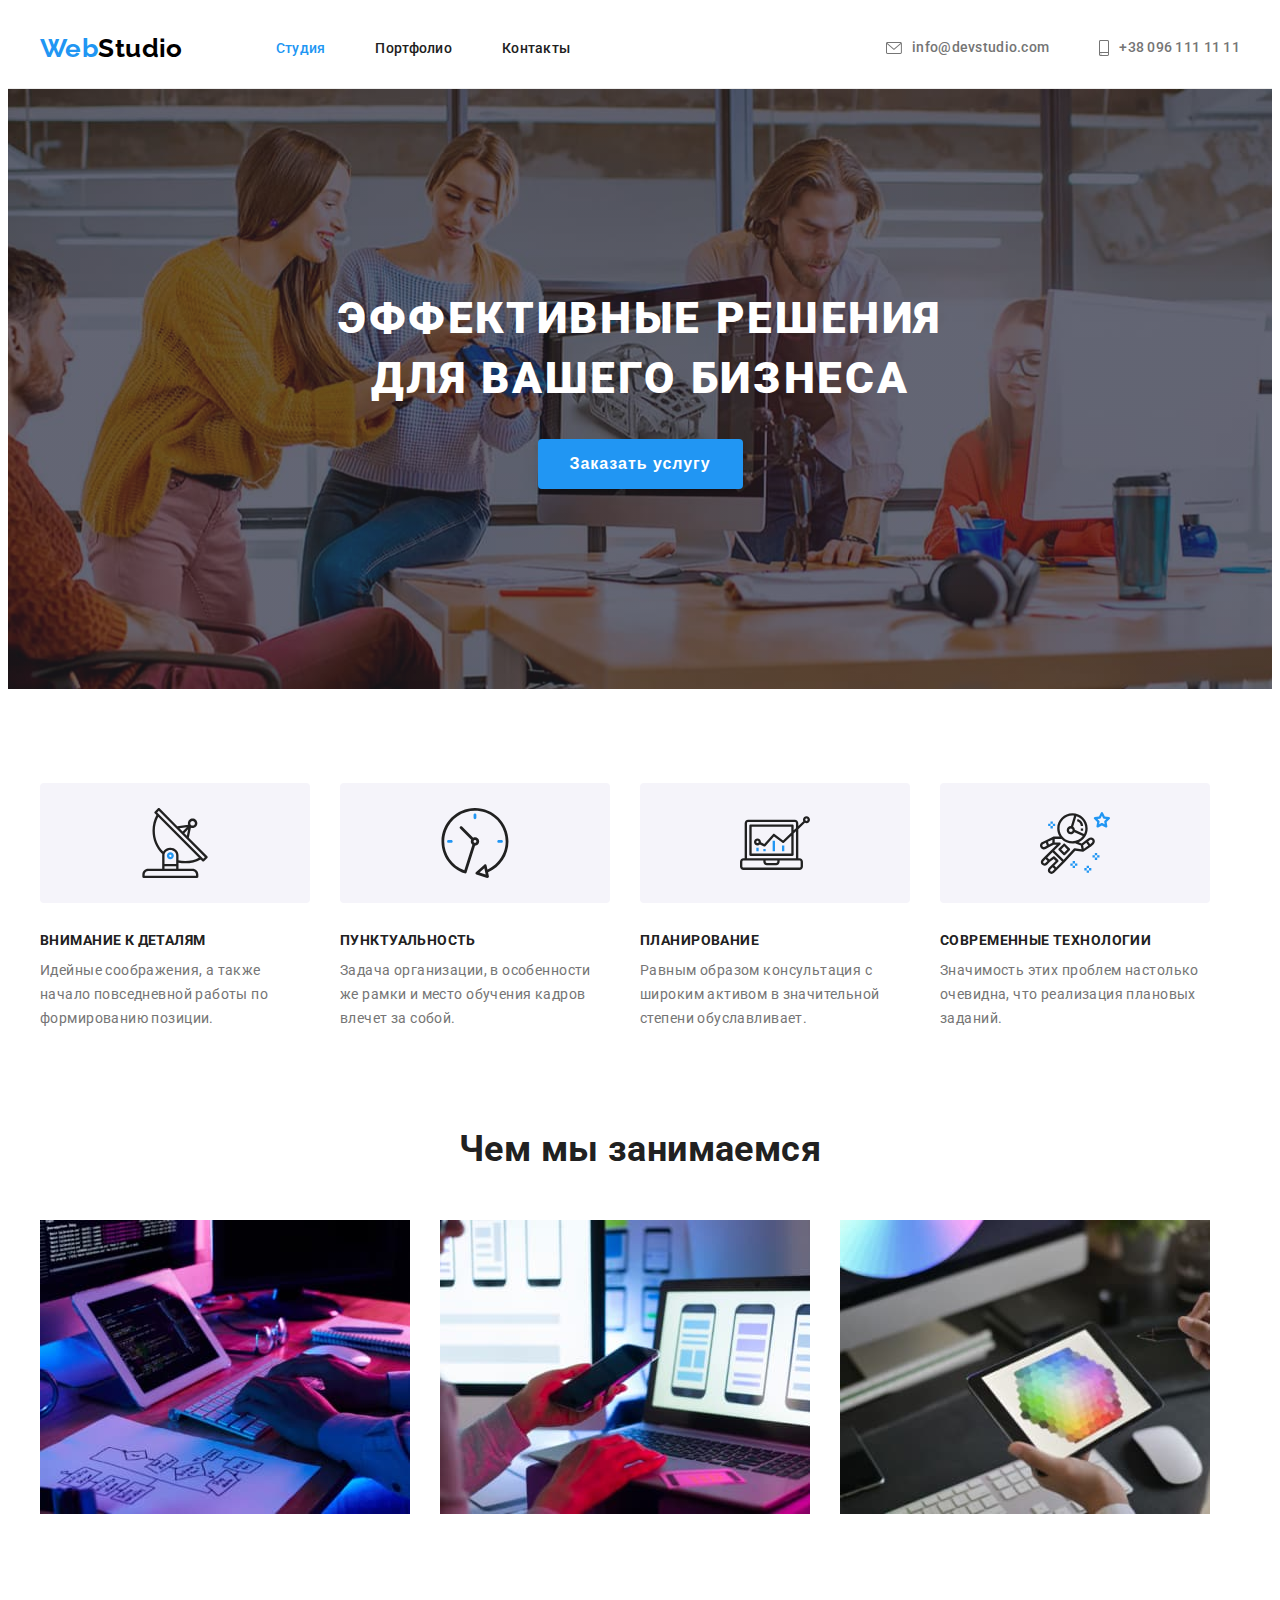
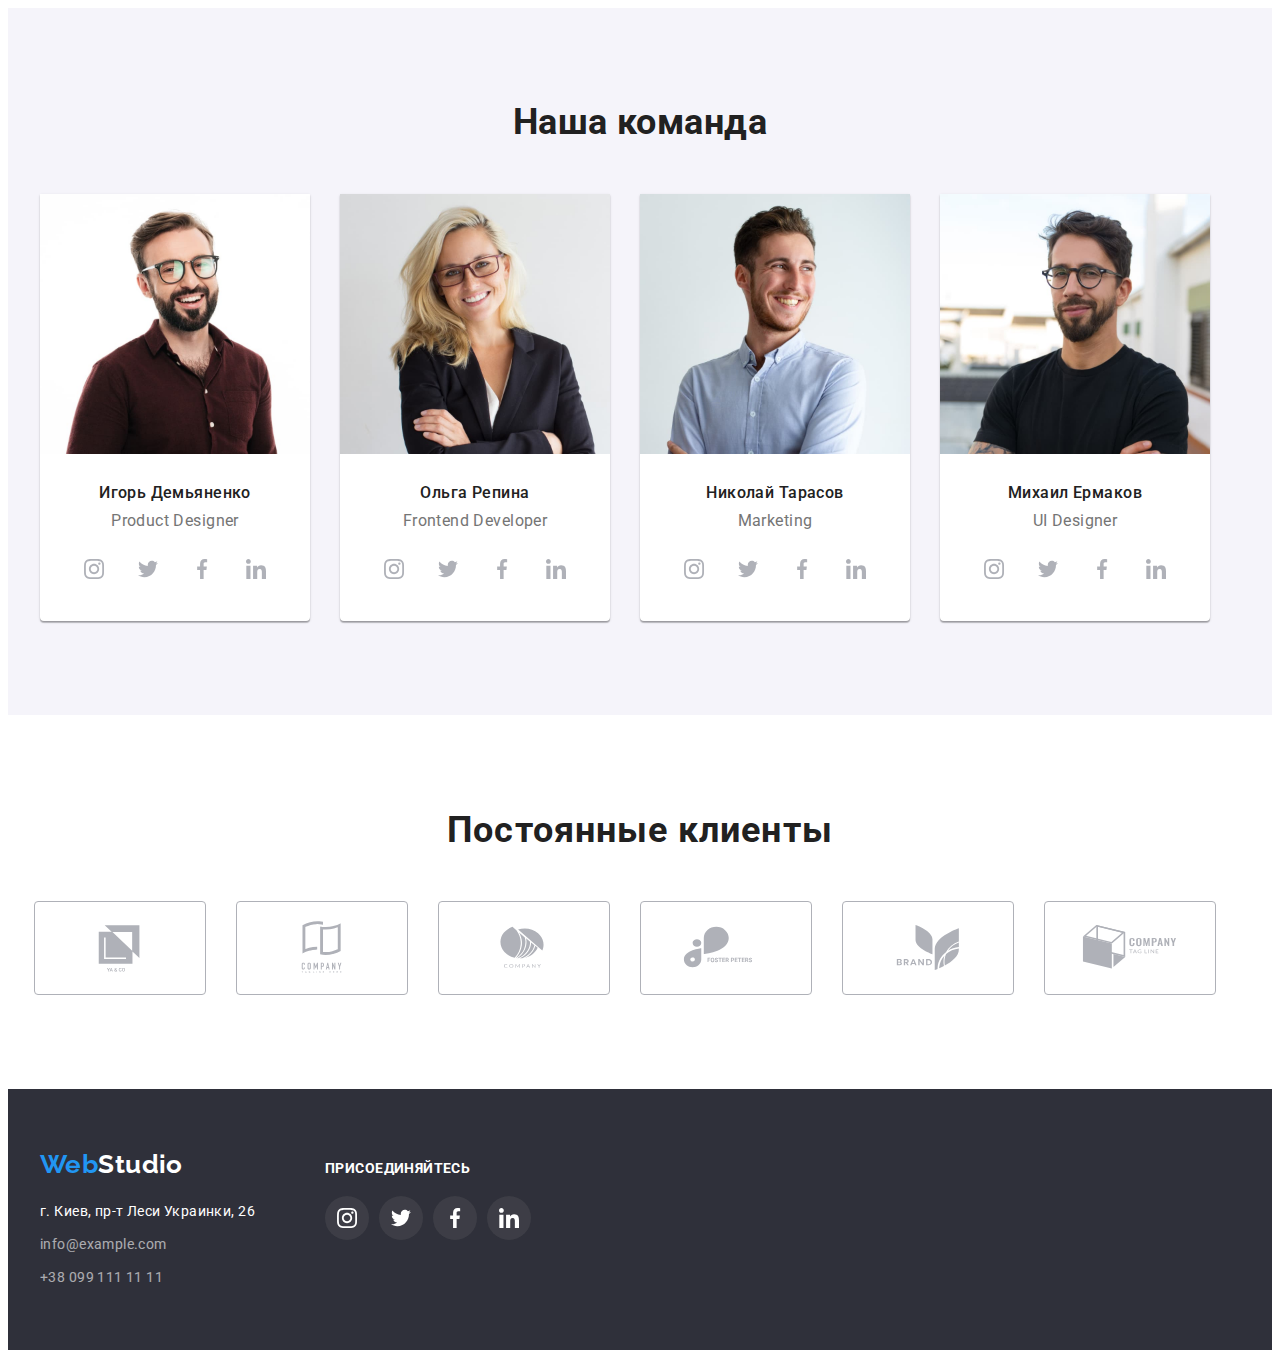
<file: index.html>
<!DOCTYPE html>
<html lang="ru">
    <head>
        <meta charset="UTF-8">
        <meta http-equiv="X-UA-Compatible" content="IE=edge">
        <meta name="viewport" content="width=<device-width>, initial-scale=1.0">
        
        <link rel="preconnect" href="https://fonts.googleapis.com">
        <link rel="preconnect" href="https://fonts.gstatic.com" crossorigin>
        <link href="https://fonts.googleapis.com/css2?family=Raleway:wght@700&family=Roboto:wght@400;500;700;900&display=swap" rel="stylesheet">
        <link 
            rel="stylesheet" 
            href="https://cdnjs.cloudflare.com/ajax/libs/modern-normalize/1.1.0/modern-normalize.min.css" 
            integrity="sha512-wpPYUAdjBVSE4KJnH1VR1HeZfpl1ub8YT/NKx4PuQ5NmX2tKuGu6U/JRp5y+Y8XG2tV+wKQpNHVUX03MfMFn9Q==" 
            crossorigin="anonymous" 
            referrerpolicy="no-referrer"
        />
        <link rel="stylesheet" href="css/styles.css">
        <title>Web Studio</title>
    </head>
    <body>
        <header class="header">
            <div class="container">
                <div class="h-nav">
                    <nav class="header-navigation">
                        <a href="#" class="logo link"><span class="logo-fp">Web</span>Studio</a>
                        <ul class="header-list">
                            <li class="header-item"><a href="./index.html" class="studio-link link">Студия</a></li>
                            <li class="header-item"><a href="./portfolio.html" class="header-link link">Портфолио</a></li>
                            <li class="header-item"><a href="" class="header-link link">Контакты</a></li>
                        </ul>
                    </nav>
                    <ul class="header-info">
                        <li class="item">
                            <a href="mailto:info@devstudio.com" class="header-contact link">
                                <svg class="contact-icon-mail">
                                    <use href="./images/symbol-defs.svg#mail"></use>
                                </svg>
                                info@devstudio.com
                            </a>
                        </li>
                        <li class="item">
                            <a href="tel:+380961111111" class="header-contact link">
                                <svg class="contact-icon-phone">
                                    <use href="./images/symbol-defs.svg#smartphone"></use>
                                </svg>
                                +38 096 111 11 11
                            </a>
                        </li>
                    </ul>
                </div>
            </div>
        </header>
        <main>
            <section class="hero">
                <div class="container">
                    <h1 class="hero-title">
                        Эффективные решения для вашего бизнеса
                    </h1>
                    <button type="button" class="hero-button">
                        Заказать услугу
                    </button>
                </div>  
            </section>
            <section class="section peculiarities">
                <div class="container">
                    <h2 class="visually-hidden">
                        Особенности
                    </h2>
                    <ul class="peculiarities-icon-list">
                        <li class="peculiarities-icon">
                            <div class="peculiarities-icon-container">
                                <svg  class="antenna">
                                    <use href="./images/symbol-defs.svg#antenna"></use>
                                </svg>
                            </div>
                        </li>
                        <li class="peculiarities-icon">
                            <div class="peculiarities-icon-container">
                                <svg  class="clock">
                                    <use href="./images/symbol-defs.svg#clock"></use>
                                </svg>
                            </div>
                        </li>
                        <li class="peculiarities-icon">
                            <div class="peculiarities-icon-container">
                                <svg  class="diagram">
                                    <use href="./images/symbol-defs.svg#diagram"></use>
                                </svg>
                            </div>
                        </li>
                        <li class="peculiarities-icon">
                            <div class="peculiarities-icon-container">
                                <svg  class="astronaut">
                                    <use href="./images/symbol-defs.svg#astronaut"></use>
                                </svg>
                            </div>
                        </li>
                    </ul>                    
                    <ul class="peculiarities-list">
                        <li class="peculiarities-item">
                            <h3 class="peculiarities-title">Внимание к деталям</h3>
                            <p class="peculiarities-info">Идейные соображения, а также начало повседневной работы по формированию позиции.</p>
                        </li>
                        <li class="peculiarities-item">
                            <h3 class="peculiarities-title">Пунктуальность</h3>
                            <p class="peculiarities-info">Задача организации, в особенности же рамки и место обучения кадров влечет за собой.</p>
                        </li>
                        <li class="peculiarities-item">
                            <h3 class="peculiarities-title">Планирование</h3>
                            <p class="peculiarities-info">Равным образом консультация с широким активом в значительной степени обуславливает.</p>
                        </li>
                        <li class="peculiarities-item">
                            <h3 class="peculiarities-title">Современные технологии</h3>
                            <p class="peculiarities-info">Значимость этих проблем настолько очевидна, что реализация плановых заданий.</p>
                        </li>
                    </ul>
                </div>
            </section>
            <section class="section skills">
                <div class="container">
                    <h3 class="skills-title">
                        Чем мы занимаемся
                    </h3>
                    <ul class="skills-list">
                        <li class="img">
                            <img src="./images/box1.jpg" alt="box1" width="370" height="294">
                        </li>
                        <li class="img">
                            <img src="./images/box2.jpg" alt="box2" width="370" height="294">
                        </li>
                        <li class="img">
                            <img src="./images/box3.jpg" alt="box3" width="370" height="294">
                        </li>
                    </ul>
                </div>
            </section>
            <section class="section team">
                <div class="container">
                    <h2 class="team-title">Наша команда</h2>
                        <ul class="team-list">
                            <li class="team-item">
                                <img src="./images/igor.jpg" alt="igor" width="270" height="260">
                                <h3 class="master">
                                    Игорь Демьяненко
                                </h3>
                                <p lang="en" class="job">Product Designer</p>
                                <ul class="social-list">
                                    <li class="team-social-item">
                                        <a href="" class="team-social-link">
                                            <svg class="team-social-icon">
                                                <use href="./images/symbol-defs.svg#team-inst"></use>
                                            </svg>
                                        </a>
                                    </li>
                                    <li class="team-social-item">
                                        <a href="" class="team-social-link">
                                            <svg class="team-social-icon">
                                                <use href="./images/symbol-defs.svg#team-twitter"></use>
                                            </svg>
                                        </a>
                                    </li>
                                    <li class="team-social-item">
                                        <a href="" class="team-social-link">
                                            <svg class="team-social-icon">
                                                <use href="./images/symbol-defs.svg#team-facebook"></use>
                                            </svg>
                                        </a>
                                    </li>
                                    <li class="team-social-item">
                                        <a href="" class="team-social-link">
                                            <svg class="team-social-icon">
                                                <use href="./images/symbol-defs.svg#team-linked"></use>
                                            </svg>
                                        </a>
                                    </li>
                                </ul>
                            </li>
                            <li class="team-item">
                                <img src="./images/olga.jpg" alt="olga" width="270" height="260">
                                <h3 class="master">
                                    Ольга Репина
                                </h3>
                                <p lang="en" class="job">Frontend Developer</p>
                                <ul class="social-list">
                                    <li class="team-social-item">
                                        <a href="" class="team-social-link">
                                            <svg class="team-social-icon">
                                                <use href="./images/symbol-defs.svg#team-inst"></use>
                                            </svg>
                                        </a>
                                    </li>
                                    <li class="team-social-item">
                                        <a href="" class="team-social-link">
                                            <svg class="team-social-icon">
                                                <use href="./images/symbol-defs.svg#team-twitter"></use>
                                            </svg>
                                        </a>
                                    </li>
                                    <li class="team-social-item">
                                        <a href="" class="team-social-link">
                                            <svg class="team-social-icon">
                                                <use href="./images/symbol-defs.svg#team-facebook"></use>
                                            </svg>
                                        </a>
                                    </li>
                                    <li class="team-social-item">
                                        <a href="" class="team-social-link">
                                            <svg class="team-social-icon">
                                                <use href="./images/symbol-defs.svg#team-linked"></use>
                                            </svg>
                                        </a>
                                    </li>
                                </ul>
                            </li>
                            <li class="team-item">
                                <img src="./images/kolya.jpg" alt="kolya" width="270" height="260">
                                <h3 class="master">
                                    Николай Тарасов
                                </h3>
                                <p lang="en" class="job">Marketing</p>
                                <ul class="social-list">
                                    <li class="team-social-item">
                                        <a href="" class="team-social-link">
                                            <svg class="team-social-icon">
                                                <use href="./images/symbol-defs.svg#team-inst"></use>
                                            </svg>
                                        </a>
                                    </li>
                                    <li class="team-social-item">
                                        <a href="" class="team-social-link">
                                            <svg class="team-social-icon">
                                                <use href="./images/symbol-defs.svg#team-twitter"></use>
                                            </svg>
                                        </a>
                                    </li>
                                    <li class="team-social-item">
                                        <a href="" class="team-social-link">
                                            <svg class="team-social-icon">
                                                <use href="./images/symbol-defs.svg#team-facebook"></use>
                                            </svg>
                                        </a>
                                    </li>
                                    <li class="team-social-item">
                                        <a href="" class="team-social-link">
                                            <svg class="team-social-icon">
                                                <use href="./images/symbol-defs.svg#team-linked"></use>
                                            </svg>
                                        </a>
                                    </li>
                                </ul>
                            </li>
                            <li class="team-item">
                                <img src="./images/misha.jpg" alt="misha" width="270" height="260">
                                <h3 class="master">
                                    Михаил Ермаков
                                </h3>
                                <p lang="en" class="job">UI Designer</p>
                                <ul class="social-list">
                                    <li class="team-social-item">
                                        <a href="" class="team-social-link">
                                            <svg class="team-social-icon">
                                                <use href="./images/symbol-defs.svg#team-inst"></use>
                                            </svg>
                                        </a>
                                    </li>
                                    <li class="team-social-item">
                                        <a href="" class="team-social-link">
                                            <svg class="team-social-icon">
                                                <use href="./images/symbol-defs.svg#team-twitter"></use>
                                            </svg>
                                        </a>
                                    </li>
                                    <li class="team-social-item">
                                        <a href="" class="team-social-link">
                                            <svg class="team-social-icon">
                                                <use href="./images/symbol-defs.svg#team-facebook"></use>
                                            </svg>
                                        </a>
                                    </li>
                                    <li class="team-social-item">
                                        <a href="" class="team-social-link">
                                            <svg class="team-social-icon">
                                                <use href="./images/symbol-defs.svg#team-linked"></use>
                                            </svg>
                                        </a>
                                    </li>
                                </ul>
                            </li>
                        </ul>
                </div>
            </section>
            <section class="section">
                <div class="container">
                    <h2 class="client-title">Постоянные клиенты</h2>
                    <ul class="client-list">
                        <li class="client-item">
                            <a href="" class="client-link">
                                <svg class="client">
                                    <use href="./images/symbol-defs.svg#client1"></use>
                                </svg>
                            </a>
                        </li>
                        <li class="client-item">
                            <a href="" class="client-link">
                                <svg class="client">
                                    <use href="./images/symbol-defs.svg#client2"></use>
                                </svg>
                            </a>
                        </li>
                        <li class="client-item">
                            <a href="" class="client-link">
                                <svg class="client">
                                    <use href="./images/symbol-defs.svg#client3"></use>
                                </svg>
                            </a>
                        </li>
                        <li class="client-item">
                            <a href="" class="client-link">
                                <svg class="client">
                                    <use href="./images/symbol-defs.svg#client4"></use>
                                </svg>
                            </a>
                        </li>
                        <li class="client-item">
                            <a href="" class="client-link">
                                <svg class="client">
                                    <use href="./images/symbol-defs.svg#client5"></use>
                                </svg>
                            </a>
                        </li>
                        <li class="client-item">
                            <a href="" class="client-link">
                                <svg class="client">
                                    <use href="./images/symbol-defs.svg#client6"></use>
                                </svg>
                            </a>
                        </li>
                    </ul>
                </div>
            </section>
        </main>
        <footer class="footer">
            <div class="container footer-info">
                <div class="footer-adress">
                    <a href="" class="f-logo link"><span class="logo-fp">Web</span>Studio</a>
                    <adress class="adress">
                        <ul class="footer-list">
                            <li class="footer-item"><a href="https://goo.gl/maps/dwcq7uRPDEBR1ieU6" target="_blank" rel="noopener noreferrer nofollow" class="footer-map link">г. Киев, пр-т Леси Украинки, 26</a></li>
                            <li class="footer-item"><a href="mailto:info@example.com" class="footer-link link">info@example.com</a></li>
                            <li class="footer-item"><a href="tel:+380991111111" class="footer-link link">+38 099 111 11 11</a></li>
                        </ul>
                    </adress>
                </div>
                <div class="footer-social">
                    <p class="join">Присоединяйтесь</p>
                    <ul class="f-social-list">
                        <li class="f-social-item">
                            <a href="" class="f-social-link">
                                <svg class="f-social-icon">
                                    <use href="./images/symbol-defs.svg#f-inst"></use>
                                </svg>
                            </a>
                        </li>
                        <li class="f-social-item">
                            <a href="" class="f-social-link">
                                <svg class="f-social-icon">
                                    <use href="./images/symbol-defs.svg#f-twitter"></use>
                                </svg>
                            </a>
                        </li>
                        <li class="f-social-item">
                            <a href="" class="f-social-link">
                                <svg class="f-social-icon">
                                    <use href="./images/symbol-defs.svg#f-facebook"></use>
                                </svg>
                            </a>
                        </li>
                        <li class="f-social-item">
                            <a href="" class="f-social-link">
                                <svg class="f-social-icon">
                                    <use href="./images/symbol-defs.svg#f-linked"></use>
                                </svg>
                            </a>
                        </li>
                    </ul>
                </div>
            </div>
        </footer>
    </body>
</html>
</file>
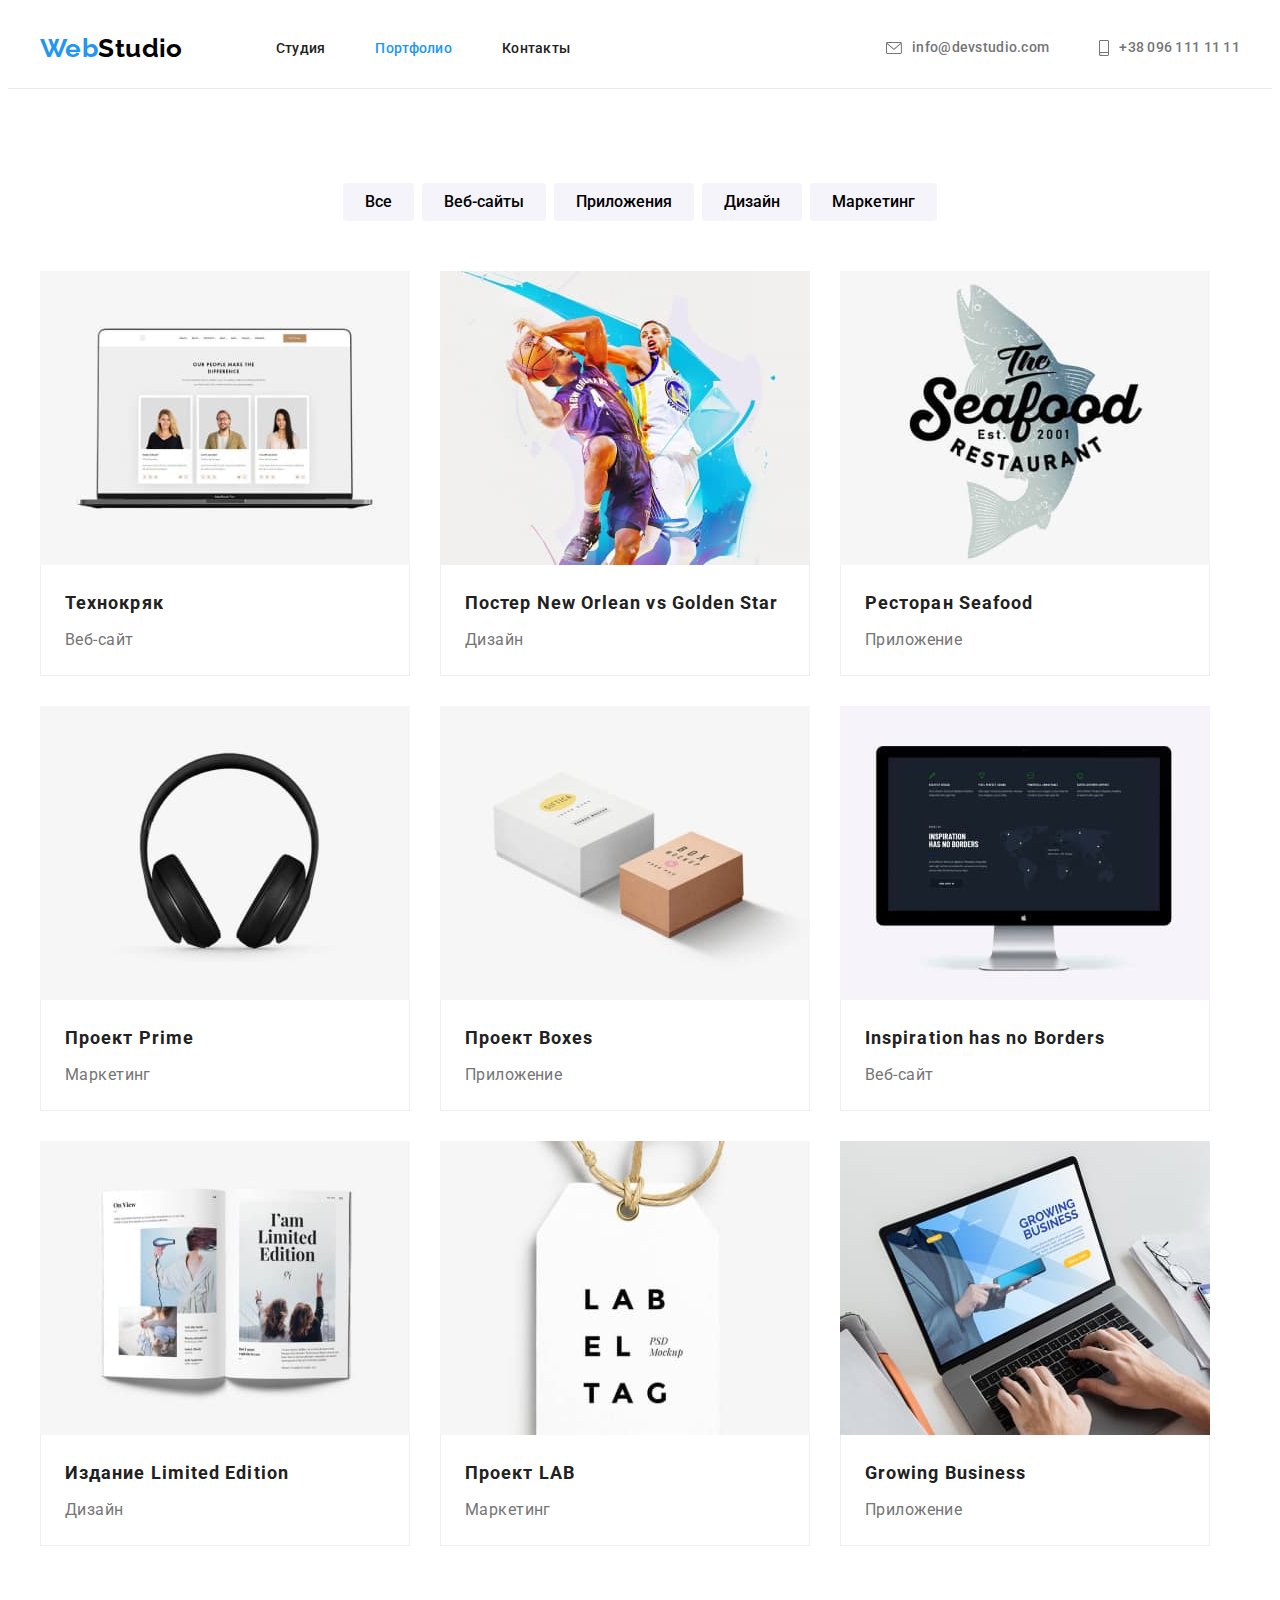
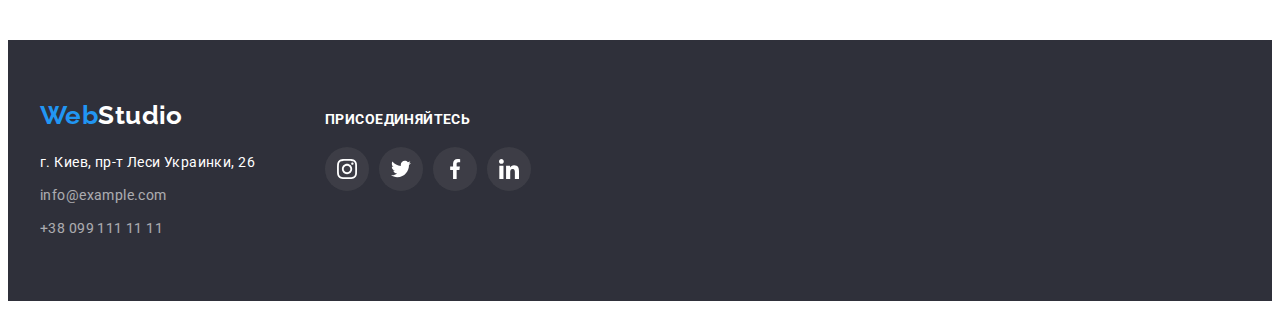
<file: portfolio.html>
<!DOCTYPE html>
<html lang="ru">
<head>
    <meta charset="UTF-8">
    <meta http-equiv="X-UA-Compatible" content="IE=edge">
    <meta name="viewport" content="width=device-width, initial-scale=1.0">
    
    <link rel="preconnect" href="https://fonts.googleapis.com">
    <link rel="preconnect" href="https://fonts.gstatic.com" crossorigin>
    <link href="https://fonts.googleapis.com/css2?family=Raleway:wght@700&family=Roboto:wght@400;500;700;900&display=swap" rel="stylesheet">
    <link 
        rel="stylesheet" 
        href="https://cdnjs.cloudflare.com/ajax/libs/modern-normalize/1.1.0/modern-normalize.min.css" 
        integrity="sha512-wpPYUAdjBVSE4KJnH1VR1HeZfpl1ub8YT/NKx4PuQ5NmX2tKuGu6U/JRp5y+Y8XG2tV+wKQpNHVUX03MfMFn9Q==" 
        crossorigin="anonymous" 
        referrerpolicy="no-referrer"
    />
    <link rel="stylesheet" href="css/styles.css">
    <title>Portfolio</title>
</head>
    <body>
        <header class="header">
            <div class="container">
                <div class="h-nav">
                    <nav class="header-navigation">
                        <a href="#" class="logo link"><span class="logo-fp">Web</span>Studio</a>
                        <ul class="header-list">
                            <li class="header-item"><a href="./index.html" class="header-link link">Студия</a></li>
                            <li class="header-item"><a href="./portfolio.html" class="portfolio-link link">Портфолио</a></li>
                            <li class="header-item"><a href="" class="header-link link">Контакты</a></li>
                        </ul>
                    </nav>
                    <ul class="header-info">
                        <li class="item">
                            <a href="mailto:info@devstudio.com" class="header-contact link">
                                <svg class="contact-icon-mail">
                                    <use href="./images/symbol-defs.svg#mail"></use>
                                </svg>
                                info@devstudio.com
                            </a>
                        </li>
                        <li class="item">
                            <a href="tel:+380961111111" class="header-contact link">
                                <svg class="contact-icon-phone">
                                    <use href="./images/symbol-defs.svg#smartphone"></use>
                                </svg>
                                +38 096 111 11 11
                            </a>
                        </li>
                    </ul>
                </div>
            </div>
        </header>
        <main>            
            <section class="section projects">
                <div class="container">
                    <h1 class="visually-hidden">Портфолио</h1>
                    <ul class="projects-buttons-list">
                        <li class="projects-button-item"><button type="button" class="projects-button">Все</button></li>
                        <li class="projects-button-item"><button type="button" class="projects-button">Веб-сайты</button></li>
                        <li class="projects-button-item"><button type="button" class="projects-button">Приложения</button></li>
                        <li class="projects-button-item"><button type="button" class="projects-button">Дизайн</button></li>
                        <li class="projects-button-item"><button type="button" class="projects-button">Маркетинг</button></li>
                    </ul>
                    <ul class="projects-list">
                        <li class="project">
                            <a href="" class="project-link">
                                <img src="./images/tehnokryak.jpg" alt="tehnokryak" width="370" height="294">
                                <div class="project-info">
                                <h2 class="project-name">Технокряк</h2>
                                <p class="project-style">Веб-сайт</p>
                                </div>
                            </a>
                        </li>
                        <li class="project">
                            <a href="" class="project-link">
                                <img src="./images/basketball-poster.jpg" alt="basketball-poster" width="370" height="294">
                                <div class="project-info">
                                <h2 class="project-name">Постер New Orlean vs Golden Star</h2>
                                <p class="project-style">Дизайн</p>
                                </div>
                            </a>
                        </li>
                        <li class="project">
                            <a href="" class="project-link">
                                <img src="./images/seafood.jpg" alt="seafood" width="370" height="294">
                                <div class="project-info">
                                <h2 class="project-name">Ресторан Seafood</h2>
                                <p class="project-style">Приложение</p>
                                </div>
                            </a>
                        </li>
                        <li class="project">
                            <a href="" class="project-link">
                                <img src="./images/project-prime.jpg" alt="project-prime" width="370" height="294">
                                <div class="project-info">
                                <h2 class="project-name">Проект Prime</h2>
                                <p class="project-style">Маркетинг</p>
                                </div></a>

                        </li>
                        <li class="project">
                            <a href="" class="project-link">
                                <img src="./images/project-boxes.jpg" alt="project-boxes" width="370" height="294">
                                <div class="project-info">
                                <h2 class="project-name">Проект Boxes</h2>
                                <p class="project-style">Приложение</p>
                                </div>
                            </a>
                        </li>
                        <li class="project">
                            <a href="" class="project-link">
                                <img src="./images/no-borders.jpg" alt="no-borders" width="370" height="294">
                                <div class="project-info">
                                <h2 class="project-name">Inspiration has no Borders</h2>
                                <p class="project-style">Веб-сайт</p>
                                </div>
                            </a>
                        </li>
                        <li class="project">
                            <a href="" class="project-link">
                                <img src="./images/limited-edition.jpg" alt="limited-edition" width="370" height="294">
                                <div class="project-info">
                                <h2 class="project-name">Издание Limited Edition</h2>
                                <p class="project-style">Дизайн</p>
                                </div>
                            </a>
                        </li>
                        <li class="project">
                            <a href="" class="project-link">
                                <img src="./images/project-lab.jpg" alt="project-lab" width="370" height="294">
                                <div class="project-info">
                                <h2 class="project-name">Проект LAB</h2>
                                <p class="project-style">Маркетинг</p>
                                </div>
                            </a>
                        </li>
                        <li class="project">
                            <a href="" class="project-link">
                                <img src="./images/growing-business.jpg" alt="growing-business width="370" height="294">
                                <div class="project-info">
                                <h2 class="project-name">Growing Business</h2>
                                <p class="project-style">Приложение</p>
                                </div>
                            </a>
                        </li>
                    </ul>
                </div>
            </section>
        </main>
        <footer class="footer">
            <div class="container footer-info">
                <div class="footer-adress">
                    <a href="" class="f-logo link"><span class="logo-fp">Web</span>Studio</a>
                    <adress class="adress">
                        <ul class="footer-list">
                            <li class="footer-item"><a href="https://goo.gl/maps/dwcq7uRPDEBR1ieU6" target="_blank" rel="noopener noreferrer nofollow" class="footer-map link">г. Киев, пр-т Леси Украинки, 26</a></li>
                            <li class="footer-item"><a href="mailto:info@example.com" class="footer-link link">info@example.com</a></li>
                            <li class="footer-item"><a href="tel:+380991111111" class="footer-link link">+38 099 111 11 11</a></li>
                        </ul>
                    </adress>
                </div>
                <div class="footer-social">
                    <p class="join">Присоединяйтесь</p>
                    <ul class="f-social-list">
                        <li class="f-social-item">
                            <a href="" class="f-social-link">
                                <svg class="f-social-icon">
                                    <use href="./images/symbol-defs.svg#f-inst"></use>
                                </svg>
                            </a>
                        </li>
                        <li class="f-social-item">
                            <a href="" class="f-social-link">
                                <svg class="f-social-icon">
                                    <use href="./images/symbol-defs.svg#f-twitter"></use>
                                </svg>
                            </a>
                        </li>
                        <li class="f-social-item">
                            <a href="" class="f-social-link">
                                <svg class="f-social-icon">
                                    <use href="./images/symbol-defs.svg#f-facebook"></use>
                                </svg>
                            </a>
                        </li>
                        <li class="f-social-item">
                            <a href="" class="f-social-link">
                                <svg class="f-social-icon">
                                    <use href="./images/symbol-defs.svg#f-linked"></use>
                                </svg>
                            </a>
                        </li>
                    </ul>
                </div>
            </div>
        </footer>
    </body>
</html>
</file>
<file: css/styles.css>
:root {
    --accent-second-color: #2196F3;
    --hero-button-active-color: #188ce8;
    --accent-color: #ffffff;
    --hero-bg-color: #2F303A;
    --team-bg-color: #F5F4FA;
    --footer-bg-color: #2F303A;
    --logo-first-color: #000000;
    --accent-text-color: #212121;
    --sub-text-color: #757575;
    --portfolio-btn-color: #F5F4FA;
    --pec-container-color: #f5f4fa;
    --social-link: #afb1b8;
}

body {
    font-family: 'Roboto', sans-serif;
    color: var(--accent-text-color);
    font-size: 14px;
    letter-spacing: 0.03em;
    background-color: var(--accent-color);
}

p, h1, h2, h3, h4, h5, h6 {
    margin: 0;
}

ul, ol {
    padding-left: 0;
    margin: 0;
}

button {
    cursor: pointer;
}

.visually-hidden {
    position: absolute;
    white-space: nowrap;
    width: 1px;
    height: 1px;
    overflow: hidden;
    border: 0;
    padding: 0;
    clip: rect(0 0 0 0);
    clip-path: inset(50%);
    margin: -1px;
}

.link {
    text-decoration: none;
}

.container {
    width: 1200px;
    padding-left: 15px;
    padding-right: 15px;
    margin: 0 auto;
    /* outline: 1px solid red; */
}

ul,
ol {
    list-style-type: none; 
}

a {
    text-decoration: none;
}

img {
    display: block;
    max-width: 100%;
    height: auto;
}

.section {
    padding-top: 94px;
    padding-bottom: 94px;
}


/*-------------------HEADER-------------------*/


.header {
    border-bottom: 1px solid #ececec;
}

.h-nav {
    display: flex;
    align-items: center;
    height: 80px;
}

.header-navigation {
    display: flex;
}

.logo {
    font-family: 'Raleway', sans-serif;
    font-weight: 700;
    font-size: 26px;
    line-height: 1.19;
    color:var(--logo-first-color) ;
}

.logo-fp {
    color: var(--accent-second-color);
    font-weight: 700;
    font-size: 26px;
    line-height: 1.19;
    font-family: 'Raleway', sans-serif;
}

.header-link:hover,
.header-link:focus {
    color: var(--accent-second-color);
}

.studio-link,
.portfolio-link {
    padding-top: 32px;
    padding-bottom: 32px;
    font-weight: 500;
    line-height: 1.14;
    letter-spacing: 0.02em;
    color: var(--accent-second-color);
}

.header-link {
    padding-top: 32px;
    padding-bottom: 32px;
    font-weight: 500;
    line-height: 1.14;
    letter-spacing: 0.02em;
    color: var(--header-text-color);
}

.header-list {
    display: flex;
    align-items: center;
    margin-left: 93px;
    padding: 0px;
    margin-bottom: 0;
    color: var(--header-text-color);
}

.header-item {
    margin-right: 50px;
}

.header-item:last-child {
    margin-right: 0;
}

.header-info {
    margin-left: auto;
    display: flex;
    color: var(--sub-text-color);
}

.header-info .item + .item{
    margin-left: 50px;
}

.header-contact:hover,
.header-contact:focus {
    color: var(--accent-second-color);
}

.contact-icon-mail:hover,
.contact-icon-mail:focus,
.contact-icon-phone:hover,
.contact-icon-phone:focus {
    fill: var(--accent-second-color);
}

.header-contact {
    display: flex;
    align-items: center;
    padding-top: 32px;
    padding-bottom: 32px;
    font-weight: 500;
    line-height: 1.14;
    letter-spacing: 0.02em;
    color: var(--sub-text-color);
}

.contact-icon-mail {
    margin-right: 10px;
    width: 16px;
    height: 12px;
    fill: currentColor;
}

.contact-icon-phone {
    margin-right: 10px;
    width: 10px;
    height: 16px;
    fill: currentColor;
}


/*-------------------HERO-------------------*/


.hero {
    max-width: 1600px;
    padding-top: 200px;
    padding-bottom: 200px;
    margin: 0 auto;
    text-align: center;
    background: linear-gradient(to right, rgba(47, 48, 58, 0.4), rgba(47, 48, 58, 0.4)), url(../images/hero-bg.jpg);
    background-repeat: no-repeat;
    background-position: center top;
    background-size: cover;    

}

.hero-title {
    width: 696px;
    margin: 0 auto;
    margin-bottom: 30px;
    color: var(--accent-color);
    font-weight: 900;
    font-size: 44px;
    line-height: 1.36;
    letter-spacing: 0.06em;
    text-transform: uppercase;
}

.hero-button:hover,
.hero-button:focus {
    background-color: var(--hero-button-active-color);
}

.hero-button {
    min-width: 200px;
    height: 50px;
    font-weight: 700;
    font-size: 16px;
    line-height: 1.88;
    border-radius: 4px;
    letter-spacing: 0.06em;
    border:none;
    background-color: var(--accent-second-color);
    color: var(--accent-color);
    box-shadow: 0px 4px 4px rgb(0 0 0 / 0.15);
    display: inline-block;
    padding: 10px 32px;
    cursor: pointer;
}


/*-------------------ОСОБЕННОСТИ-------------------*/


.peculiarities {
}

.peculiarities-icon-list {
    display: flex;
}

.peculiarities-icon-container {
    display: flex;
    justify-content: center;
    align-items: center;
    min-width: 270px;
    min-height: 120px;
    border-radius: 4px;
    background-color: var(--pec-container-color);
    margin-bottom: 30px;
    
}

.peculiarities-icon:not(:last-child) {
    margin-right: 30px;
}

.antenna {
    width: 70px;
    height: 70px;
}

.clock{
    width: 70px;
    height: 70px;
}

.diagram{
    width: 70px;
    height: 70px;
}

.astronaut{
    width: 70px;
    height: 70px;
}

.peculiarities-list {
    display: flex;
}

.peculiarities-item:not(:last-child) {
    margin-right: 30px;
}

.peculiarities-title {
    width: 270px;
    height: 16px;
    font-size: 14px;
    font-weight: 700;
    line-height: 1.14;
    text-transform: uppercase;
}

.peculiarities-info {
    width: 270px;
    height: 75px;
    line-height: 1.71;
    color: var(--sub-text-color);
    margin-top: 10px;
}


/*-------------------SKILLS-------------------*/


.skills {
    padding-top: 0;
}

.skills-title {
    font-weight: 700;
    font-size: 36px;
    line-height: 1.17;
    text-align: center;
    margin-bottom: 50px;
}

.skills-list {
    display: flex;
}

.skills-list .img + .img {
    margin-left: 30px;
}

/*-------------------TEAM-------------------*/


.team {
    background-color:var(--team-bg-color);
}

.team-title {
    font-weight: 700;
    font-size: 36px;
    line-height: 1.16;
    text-align: center;
    margin-bottom: 50px;
}

.team-list {
    display: flex;
}

.team-item {
    text-align: center;
    background-color: var(--accent-color);
    box-shadow: 0px 1px 3px rgba(0, 0, 0, 0.12), 0px 1px 1px rgba(0, 0, 0, 0.14), 0px 2px 1px rgba(0, 0, 0, 0.2);
    border-radius: 0px 0px 4px 4px;
    
}

.team-list .team-item + .team-item {
    margin-left: 30px;
}

.master {
    font-weight: 500;
    font-size: 16px;
    line-height: 1.18;
    margin-top: 30px;
}

.job {
    font-size: 16px;
    line-height: 1.18;
    color: var(--sub-text-color);
    margin-top: 10px;
}

.social-list {
    display: flex;
    justify-content: center;
    align-items: center;
    margin-top: 16px;
    margin-bottom: 30px;
}

.team-button-icon:hover,
.team-button-icon:focus {
    background-color: #188ce8
}

.team-social-item:not(:last-child) {
    margin-right: 10px;
}

.team-social-link {
    display: flex;
    justify-content: center;
    align-items: center;
    width: 44px;
    height: 44px;
    border-radius: 50%;
    background-color: var(--accent-color);
}

.team-social-link:hover,
.team-social-link:focus {
    background-color: var(--accent-second-color);
}

.team-social-icon:hover,
.team-social-icon:focus {
    fill: #ffffff;
}

.team-social-icon {
    fill: var(--social-link);
    width: 44px;
    height: 44px;
}


/* -------------------CLIENTS------------------- */


.client-title {
    font-weight: 700;
    font-size: 36px;
    line-height: 1.17;
    text-align: center;
    letter-spacing: 0.03em;
    margin-bottom: 50px;
}

.client-list {
    margin: 0;
    padding: 0;
    list-style: none;
    display: flex;
    justify-content: center;
    align-items: center;
}

.client-list .client-item {
    width: calc((100%-150px)/6);
    margin-right: 30px;
}

.client-list .list:last-child{
    margin-right: 0;
}

.client-link{
    display: flex;
    justify-content: center;
    align-items: center;
    width: 170px;
    height: 92px;
    border: 1px solid #AFB1B8;
    fill: var(--social-link);
    border-radius: 4px;
}


.client:hover, .client-link:hover  {
    fill: var(--accent-second-color);
    border-color:  #2196f3;
}

.client {
    width: 106px;
    height: 60px;
}


/*-------------------FOOTER-------------------*/


.footer {
    padding-top: 60px;
    padding-bottom: 60px;
    background-color: var(--footer-bg-color);
}

.footer-info {
    display: flex;
    align-items: baseline;
}

.footer-social {
    margin-left: 70px;
}

.footer-item:not(:last-child) {
    margin-bottom: 9px;
}

.footer-map {
    line-height: 1.71;
    color: var(--accent-color);
}

.footer-link {
    line-height: 1.71;
    color: var(--accent-color);
    opacity: 60%;
}

.f-logo {
    font-family: 'Raleway', sans-serif;
    font-weight: 700;
    font-size: 26px;
    line-height: 1.19;
    color: var(--accent-color);
}

.adress {
    display: block;
    margin-top: 20px;
}

.join {
    font-weight: 700;
    font-size: 14px;
    line-height: 16px;
    letter-spacing: 1.14;
    text-transform: uppercase;
    color: var(--accent-color);
}

.f-social-list {
    display: flex;
    margin-top: 20px;
}

.f-social-item:not(:last-child) {
    margin-right: 10px;
}

.f-social-link {
    display: flex;
    justify-content: center;
    align-items: center;
    width: 44px;
    height: 44px;
    border-radius: 50%;
    background-color: rgba(255, 255, 255, 0.1);
}

.f-social-icon {
    width: 44px;
    height: 44px;
}

.f-social-link:hover,
.f-social-link:focus {
    background-color: var(--accent-second-color);
}





/*-------------------PORTFOLIO-------------------*/





.projects {

}

.projects-buttons-list {
    display: flex;
    justify-content: center;
    margin-bottom: 50px;
}

.projects-button:hover,
.projects-button:focus {
    background-color: var(--accent-second-color);
    color: var(--accent-color);
}

.projects-button-item:not(:last-child) {
    margin-right: 8px;
}

.projects-button {
    font-family: 'Roboto';
    font-weight: 500;
    font-size: 16px;
    line-height: 1.62;
    text-align: center;
    background-color: var(--portfolio-btn-color);
    border: var(--accent-second-color);
    border-radius: 4px;
    padding: 6px 22px;
    cursor: pointer;
}

.projects-button:hover,
.projects-button:focus {
    box-shadow: 0px 3px 1px rgba(0, 0, 0, 0.1), 0px 1px 2px rgba(0, 0, 0, 0.08), 0px 2px 2px rgba(0, 0, 0, 0.12);
}

.project-link:hover, .project-link:focus {
    box-shadow: 0px 1px 1px rgb(0 0 0 / 12%), 0px 4px 4px rgb(0 0 0 / 6%), 1px 4px 6px rgb(0 0 0 / 16%);
}

.projects-list {
    display: flex;
    flex-wrap: wrap;
}

.project-link {
    display: block;
    text-decoration: none;
}

.project {
    width: 370px;

}

.project-info {
    padding: 20px 24px;
    border-right: 1px solid #eeeeee;
    border-left: 1px solid #eeeeee;
    border-bottom: 1px solid #eeeeee;
}

.project:not(:nth-last-child(-n + 3)) {
    margin-bottom: 30px;
}

.project:not(:nth-child(3n)) {
    margin-right: 30px;
}

.project-name {
    font-weight: 700;
    font-size: 18px;
    line-height: 2;
    letter-spacing: 0.06em;
    margin-bottom: 4px;
    color: var(--accent-text-color);
}

.project-style {
    font-size: 16px;
    line-height: 1.88;
    color: var(--sub-text-color);
}
</file>
